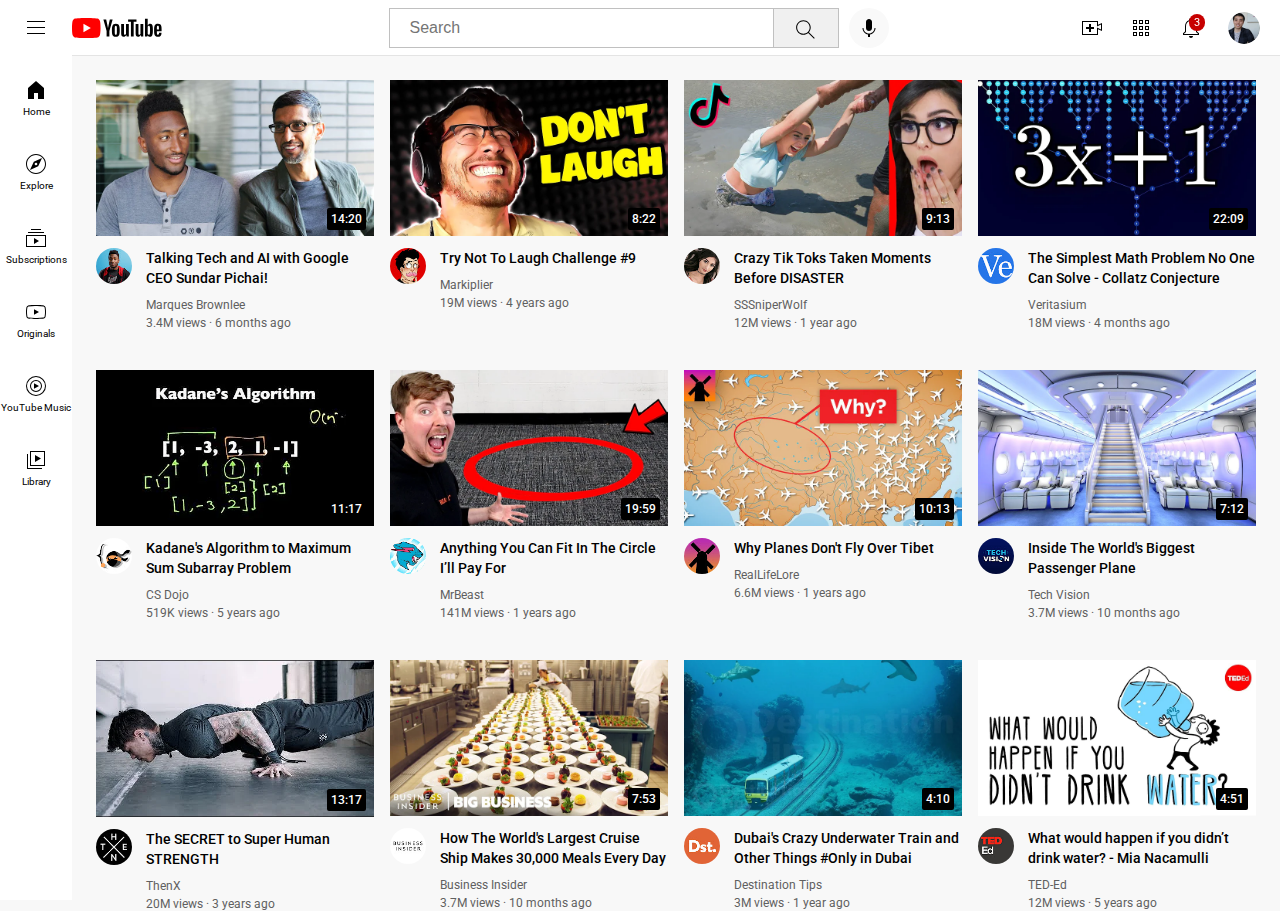
<file: index.html>
<!DOCTYPE html>
<html>

  <head>
    <title>YouTube Clone</title>

    <link rel="preconnect" href="https://fonts.googleapis.com">
    <link rel="preconnect" href="https://fonts.gstatic.com" crossorigin>
    <link href="https://fonts.googleapis.com/css2?family=Roboto:ital,wght@0,100;0,300;0,400;0,500;0,700;0,900;1,100;1,300;1,400;1,500;1,700;1,900&display=swap" rel="stylesheet">
    <link rel="stylesheet" href="styles/general.css">
    <link rel="stylesheet" href="styles/header.css">
    <link rel="stylesheet" href="styles/video.css">
    <link rel="stylesheet" href="styles/sidebar.css">

  </head>


  <body>

    <header class="header">
      <div class="left-section">
        <img class="hamburger-menu" src="icons/hamburger-menu.svg" alt="">
        <img class="youtube-logo" src="icons/youtube-logo.svg" alt="">
      </div>

      <div class="middle-section">
        <input class="search-bar" type="text" placeholder="Search">
        <button class="search-button">
          <img class="search-icon" src="icons/search.svg" alt="">
          <div class="tooltip">Search</div>
        </button> 
        <button class="voice-search-button">
          <img class="voice-search-icon" src="icons/voice-search-icon.svg">
          <div class="tooltip">Search with your voice</div>
        </button>
        
      </div>

      <div class="right-section">
        <div class="upload-icon-container">
          <img class="upload-icon" src="icons/upload.svg" alt="">
          <div class="tooltip">Create</div>
        </div>
        <div class="youtube-apps-container">
          <img class="youtube-apps-icon" src="icons/youtube-apps.svg" alt="">
          <div class="tooltip">YouTube apps</div>
        </div>
        <div class="notifications-icon-container">
          <img class="notifications-icon" src="icons/notifications.svg" alt="">
          <div class="notifications-count">3</div>
          <div class="tooltip">Notifications</div>
        </div>
        <img class="current-user-picture" src="channel-pictures/my-channel.jpeg" alt="">
      </div>
      
    </header>

    <nav class="sidebar">
      <div class="sidebar-link">
        <img src="icons/home.svg" alt="">
        <div>Home</div>
      </div>
      
      <div class="sidebar-link">
        <img src="icons/explore.svg" alt="">
        <div>Explore</div>
      </div>

      <div class="sidebar-link">
        <img src="icons/subscriptions.svg" alt="">
        <div>Subscriptions</div>
      </div>

      <div class="sidebar-link">
        <img src="icons/originals.svg" alt="">
        <div>Originals</div>
      </div>

      <div class="sidebar-link">
        <img src="icons/youtube-music.svg" alt="">
        <div>YouTube Music</div>
      </div>

      <div class="sidebar-link">
        <img src="icons/library.svg" alt="">
        <div>Library</div>
      </div>
    </nav>

    <main>
      <section class="video-grid">
        <div class="video-preview">
          <!--Put position absolute into position relative-->
          <div class = "thumbnail-row">
            <img class ="thumbnail" src="thumbnails/thumbnail-1.webp" alt="">
            <div class="video-time">14:20</div>
          </div>
    
          <div class="video-info-grid">
            <div class="channel-picture">
              <img class="profile-picture" src="channel-pictures/channel-1.jpeg" alt="">
            </div>
    
            <div class="video-info">
              <p class="video-title">
                Talking Tech and AI with Google CEO Sundar Pichai!
              </p>
              <p class="video-author">
                Marques Brownlee
              </p>
              <p class="video-stats">
                3.4M views &#183; 6 months ago
              </p>
            </div>
            
          </div>
        </div>
        
    
    
        <div class="video-preview">
          <div class="thumbnail-row">
            <img class ="thumbnail" src="thumbnails/thumbnail-2.webp" alt="">
            <div class="video-time">8:22</div>
          </div>
    
          <div class="video-info-grid">
            <div class="channel-picture">
              <img class="profile-picture" src="channel-pictures/channel-2.jpeg" alt="">
            </div>
    
            <div class="video-info">
              <p class="video-title">
                Try Not To Laugh Challenge #9
              </p>
              <p class="video-author">
                Markiplier
              </p>
              <p class="video-stats">
                19M views &#183; 4 years ago
              </p>
            </div>
            
          </div>
          
          
        </div>
    
        <div class="video-preview">
          <div class = "thumbnail-row">
            <img class ="thumbnail" src="thumbnails/thumbnail-3.webp" alt="">
            <div class="video-time">9:13</div>
          </div>
    
          <div class="video-info-grid">
            <div class="channel-picture">
              <img class="profile-picture" src="channel-pictures/channel-3.jpeg" alt="">
            </div>
    
            <div class="video-info">
              <p class="video-title">
                Crazy Tik Toks Taken Moments Before DISASTER
              </p>
              <p class="video-author">
                SSSniperWolf
              </p>
              <p class="video-stats">
                12M views &#183; 1 year ago
              </p>
            </div>
            
          </div>
        </div>
        
    
    
        <div class="video-preview">
          <div class="thumbnail-row">
            <img class ="thumbnail" src="thumbnails/thumbnail-4.webp" alt="">
            <div class="video-time">22:09</div>
          </div>
    
          <div class="video-info-grid">
            <div class="channel-picture">
              <img class="profile-picture" src="channel-pictures/channel-4.jpeg" alt="">
            </div>
    
            <div class="video-info">
              <p class="video-title">
                The Simplest Math Problem No One Can Solve - Collatz Conjecture
              </p>
              <p class="video-author">
                Veritasium
              </p>
              <p class="video-stats">
                18M views &#183; 4 months ago
              </p>
            </div>
            
          </div>
          
          
        </div>
    
        <div class="video-preview">
          <div class = "thumbnail-row">
            <img class ="thumbnail" src="thumbnails/thumbnail-5.webp" alt="">
            <div class="video-time">11:17</div>
          </div>
    
          <div class="video-info-grid">
            <div class="channel-picture">
              <img class="profile-picture" src="channel-pictures/channel-5.jpeg" alt="">
            </div>
    
            <div class="video-info">
              <p class="video-title">
                Kadane's Algorithm to Maximum Sum Subarray Problem
              </p>
              <p class="video-author">
                CS Dojo
              </p>
              <p class="video-stats">
                519K views &#183; 5 years ago
              </p>
            </div>
            
          </div>
        </div>
        
    
    
        <div class="video-preview">
          <div class="thumbnail-row">
            <img class ="thumbnail" src="thumbnails/thumbnail-6.webp" alt="">
            <div class="video-time">19:59</div>
          </div>
    
          <div class="video-info-grid">
            <div class="channel-picture">
              <img class="profile-picture" src="channel-pictures/channel-6.jpeg" alt="">
            </div>
    
            <div class="video-info">
              <p class="video-title">
                Anything You Can Fit In The Circle I’ll Pay For
              </p>
              <p class="video-author">
                MrBeast
              </p>
              <p class="video-stats">
                141M views &#183; 1 years ago
              </p>
            </div>
            
          </div>
        </div>


        <div class="video-preview">
          <div class="thumbnail-row">
            <img class ="thumbnail" src="thumbnails/thumbnail-7.webp" alt="">
            <div class="video-time">10:13</div>
          </div>
    
          <div class="video-info-grid">
            <div class="channel-picture">
              <img class="profile-picture" src="channel-pictures/channel-7.jpeg" alt="">
            </div>
    
            <div class="video-info">
              <p class="video-title">
                Why Planes Don't Fly Over Tibet
              </p>
              <p class="video-author">
                RealLifeLore
              </p>
              <p class="video-stats">
                6.6M views &#183; 1 years ago
              </p>
            </div>
            
          </div>
        </div>


        <div class="video-preview">
          <div class="thumbnail-row">
            <img class ="thumbnail" src="thumbnails/thumbnail-8.webp" alt="">
            <div class="video-time">7:12</div>
          </div>
    
          <div class="video-info-grid">
            <div class="channel-picture">
              <img class="profile-picture" src="channel-pictures/channel-8.jpeg" alt="">
            </div>
    
            <div class="video-info">
              <p class="video-title">
                Inside The World's Biggest Passenger Plane
              </p>
              <p class="video-author">
                Tech Vision
              </p>
              <p class="video-stats">
                3.7M views &#183; 10 months ago
              </p>
            </div>
            
          </div>
        </div>


        <div class="video-preview">
          <div class="thumbnail-row">
            <img class ="thumbnail" src="thumbnails/thumbnail-9.webp" alt="">
            <div class="video-time">13:17</div>
          </div>
    
          <div class="video-info-grid">
            <div class="channel-picture">
              <img class="profile-picture" src="channel-pictures/channel-9.jpeg" alt="">
            </div>
    
            <div class="video-info">
              <p class="video-title">
                The SECRET to Super Human STRENGTH
              </p>
              <p class="video-author">
                ThenX
              </p>
              <p class="video-stats">
                20M views &#183; 3 years ago
              </p>
            </div>
            
          </div>
        </div>


        <div class="video-preview">
          <div class="thumbnail-row">
            <img class ="thumbnail" src="thumbnails/thumbnail-10.webp" alt="">
            <div class="video-time">7:53</div>
          </div>
    
          <div class="video-info-grid">
            <div class="channel-picture">
              <img class="profile-picture" src="channel-pictures/channel-10.jpeg" alt="">
            </div>
    
            <div class="video-info">
              <p class="video-title">
                How The World's Largest Cruise Ship Makes 30,000 Meals Every Day
              </p>
              <p class="video-author">
                Business Insider
              </p>
              <p class="video-stats">
                3.7M views &#183; 10 months ago
              </p>
            </div>
            
          </div>
        </div>


        <div class="video-preview">
          <div class="thumbnail-row">
            <img class ="thumbnail" src="thumbnails/thumbnail-11.webp" alt="">
            <div class="video-time">4:10</div>
          </div>
    
          <div class="video-info-grid">
            <div class="channel-picture">
              <img class="profile-picture" src="channel-pictures/channel-11.jpeg" alt="">
            </div>
    
            <div class="video-info">
              <p class="video-title">
                Dubai's Crazy Underwater Train and Other Things #Only in Dubai
              </p>
              <p class="video-author">
                Destination Tips
              </p>
              <p class="video-stats">
                3M views &#183; 1 year ago
              </p>
            </div>
            
          </div>
        </div>


        <div class="video-preview">
          <div class="thumbnail-row">
            <img class ="thumbnail" src="thumbnails/thumbnail-12.webp" alt="">
            <div class="video-time">4:51</div>
          </div>
    
          <div class="video-info-grid">
            <div class="channel-picture">
              <img class="profile-picture" src="channel-pictures/channel-12.jpeg" alt="">
            </div>
    
            <div class="video-info">
              <p class="video-title">
                What would happen if you didn’t drink water? - Mia Nacamulli
              </p>
              <p class="video-author">
                TED-Ed
              </p>
              <p class="video-stats">
                12M views &#183; 5 years ago
              </p>
            </div>
            
          </div>
        </div>

      </section>

    </main>
    
  </body>

</html>
</file>
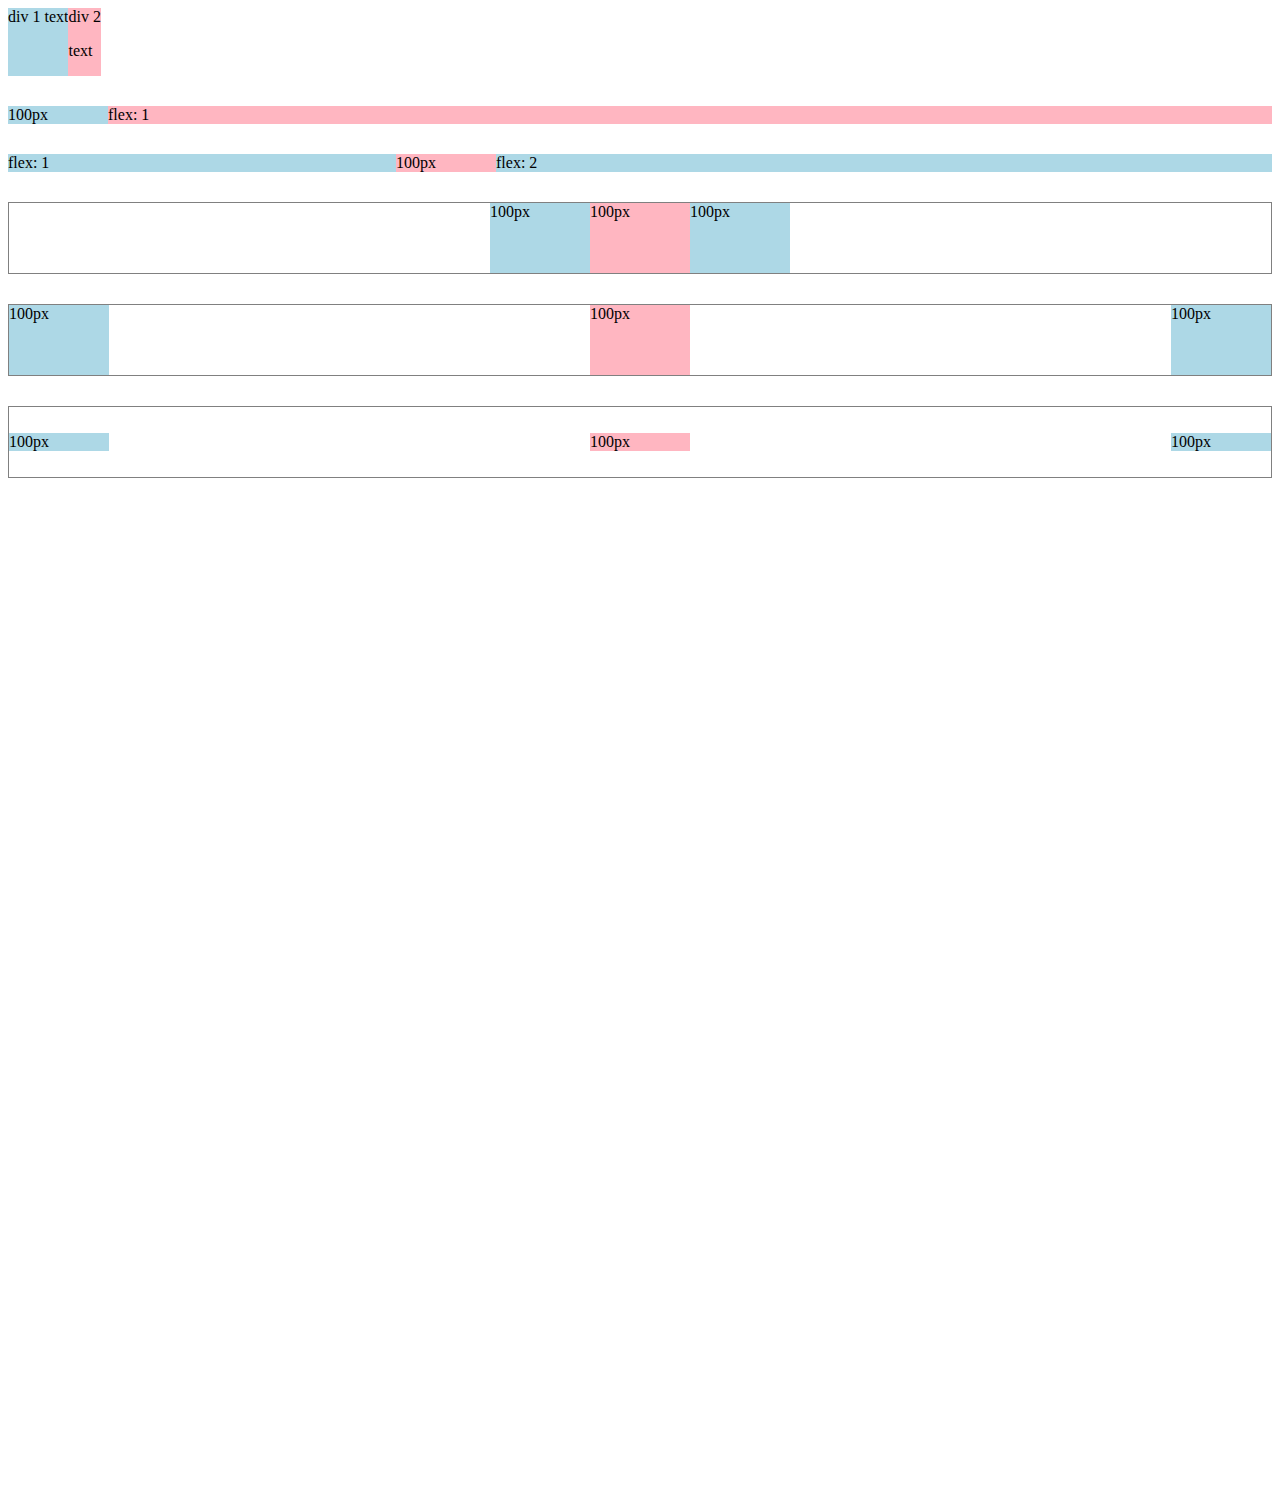
<file: flexbox.html>
<!DOCTYPE html>
<html>
  <head>
    <title>Flexbox Practice</title>
  </head>
  <body style="padding-bottom: 1000px;">
    <div style="
      display: flex;
      flex-direction: row;
    ">
      <div style="background-color: lightblue;">div 1 text</div>
      <div style="background-color: lightpink;">div 2 <p>text</p></div>
    </div>

    <div style="
      margin-top: 30px;
      display: flex;
      flex-direction: row;
    ">
      <div style="
        background-color: lightblue;
        width: 100px;
      ">100px</div>
      <div style="
        background-color: lightpink;
        flex: 1;
      ">flex: 1</div>
    </div>

    <div style="
      margin-top: 30px;
      display: flex;
      flex-direction: row;
    ">
      <div style="
        background-color: lightblue;
        flex: 1;
      ">flex: 1</div>
      <div style="
        background-color: lightpink;
        width: 100px;
      ">100px</div>
      <div style="
        background-color: lightblue;
        flex: 2;
      ">flex: 2</div>
    </div>

    <div style="
      margin-top: 30px;
      height: 70px;
      border-width: 1px;
      border-style: solid;
      border-color: gray;

      display: flex;
      flex-direction: row;
      justify-content: center;
    ">
      <div style="
        background-color: lightblue;
        width: 100px;
      ">100px</div>
      <div style="
        background-color: lightpink;
        width: 100px;
      ">100px</div>
      <div style="
        background-color: lightblue;
        width: 100px;
      ">100px</div>
    </div>

    <div style="
      margin-top: 30px;
      height: 70px;
      border-width: 1px;
      border-style: solid;
      border-color: gray;

      display: flex;
      flex-direction: row;
      justify-content: space-between;
    ">
      <div style="
        background-color: lightblue;
        width: 100px;
      ">100px</div>
      <div style="
        background-color: lightpink;
        width: 100px;
      ">100px</div>
      <div style="
        background-color: lightblue;
        width: 100px;
      ">100px</div>
    </div>

    <div style="
      margin-top: 30px;
      height: 70px;
      border-width: 1px;
      border-style: solid;
      border-color: gray;

      display: flex;
      flex-direction: row;
      justify-content: space-between;
      align-items: center;
    ">
      <div style="
        background-color: lightblue;
        width: 100px;
      ">100px</div>
      <div style="
        background-color: lightpink;
        width: 100px;
      ">100px</div>
      <div style="
        background-color: lightblue;
        width: 100px;
      ">100px</div>
    </div>
  </body>
</html>
</file>
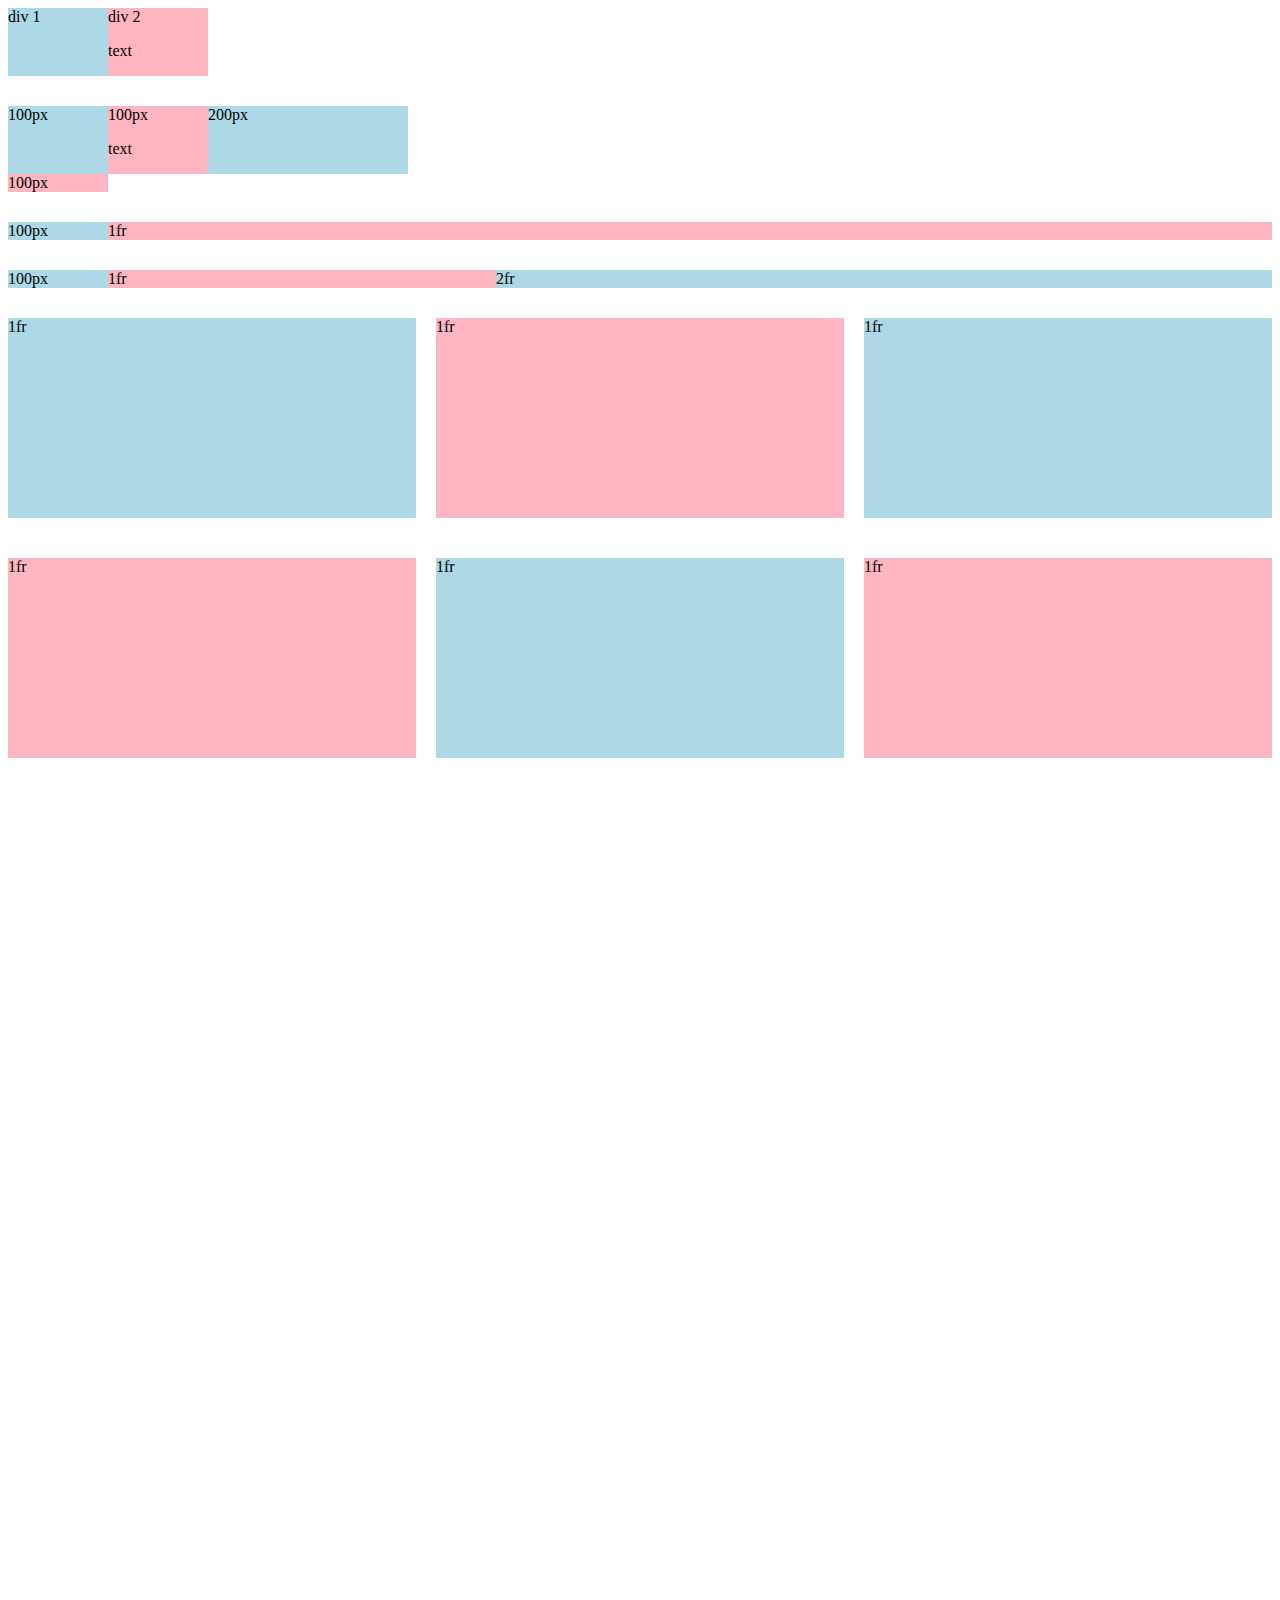
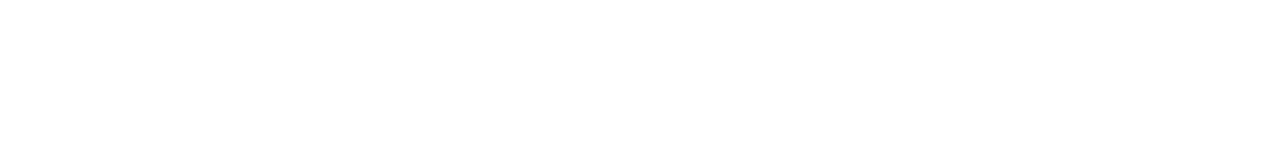
<file: grid.html>
<!DOCTYPE html>
<html>
  <head>
    <title>Grid Practice</title>
  </head>
  <body style="padding-bottom: 1000px;">
    <div style="
      display: grid;
      grid-template-columns: 100px 100px;
    ">
      <div style="background-color: lightblue;">div 1</div>
      <div style="background-color: lightpink;">div 2<p>text</p></div>
    </div>

    <div style="
      margin-top: 30px;
      display: grid;
      grid-template-columns: 100px 100px 200px;
    ">
      <div style="background-color: lightblue;">100px</div>
      <div style="background-color: lightpink;">100px<p>text</p></div>
      <div style="background-color: lightblue;">200px</div>
      <div style="background-color: lightpink;">100px</div>
    </div>

    <div style="
      margin-top: 30px;
      display: grid;
      grid-template-columns: 100px 1fr;
    ">
      <div style="background-color: lightblue;">100px</div>
      <div style="background-color: lightpink;">1fr</div>
    </div>

    <div style="
      margin-top: 30px;
      display: grid;
      grid-template-columns: 100px 1fr 2fr;
    ">
      <div style="background-color: lightblue;">100px</div>
      <div style="background-color: lightpink;">1fr</div>
      <div style="background-color: lightblue;">2fr</div>
    </div>

    <div style="
      margin-top: 30px;
      display: grid;
      grid-template-columns: 1fr 1fr 1fr;
      column-gap: 20px;
      row-gap: 40px;
    ">
      <div style="background-color: lightblue; height: 200px;">1fr</div>
      <div style="background-color: lightpink; height: 200px;">1fr</div>
      <div style="background-color: lightblue; height: 200px;">1fr</div>
      <div style="background-color: lightpink; height: 200px;">1fr</div>
      <div style="background-color: lightblue; height: 200px;">1fr</div>
      <div style="background-color: lightpink; height: 200px;">1fr</div>
    </div>
  </body>
</html>
</file>
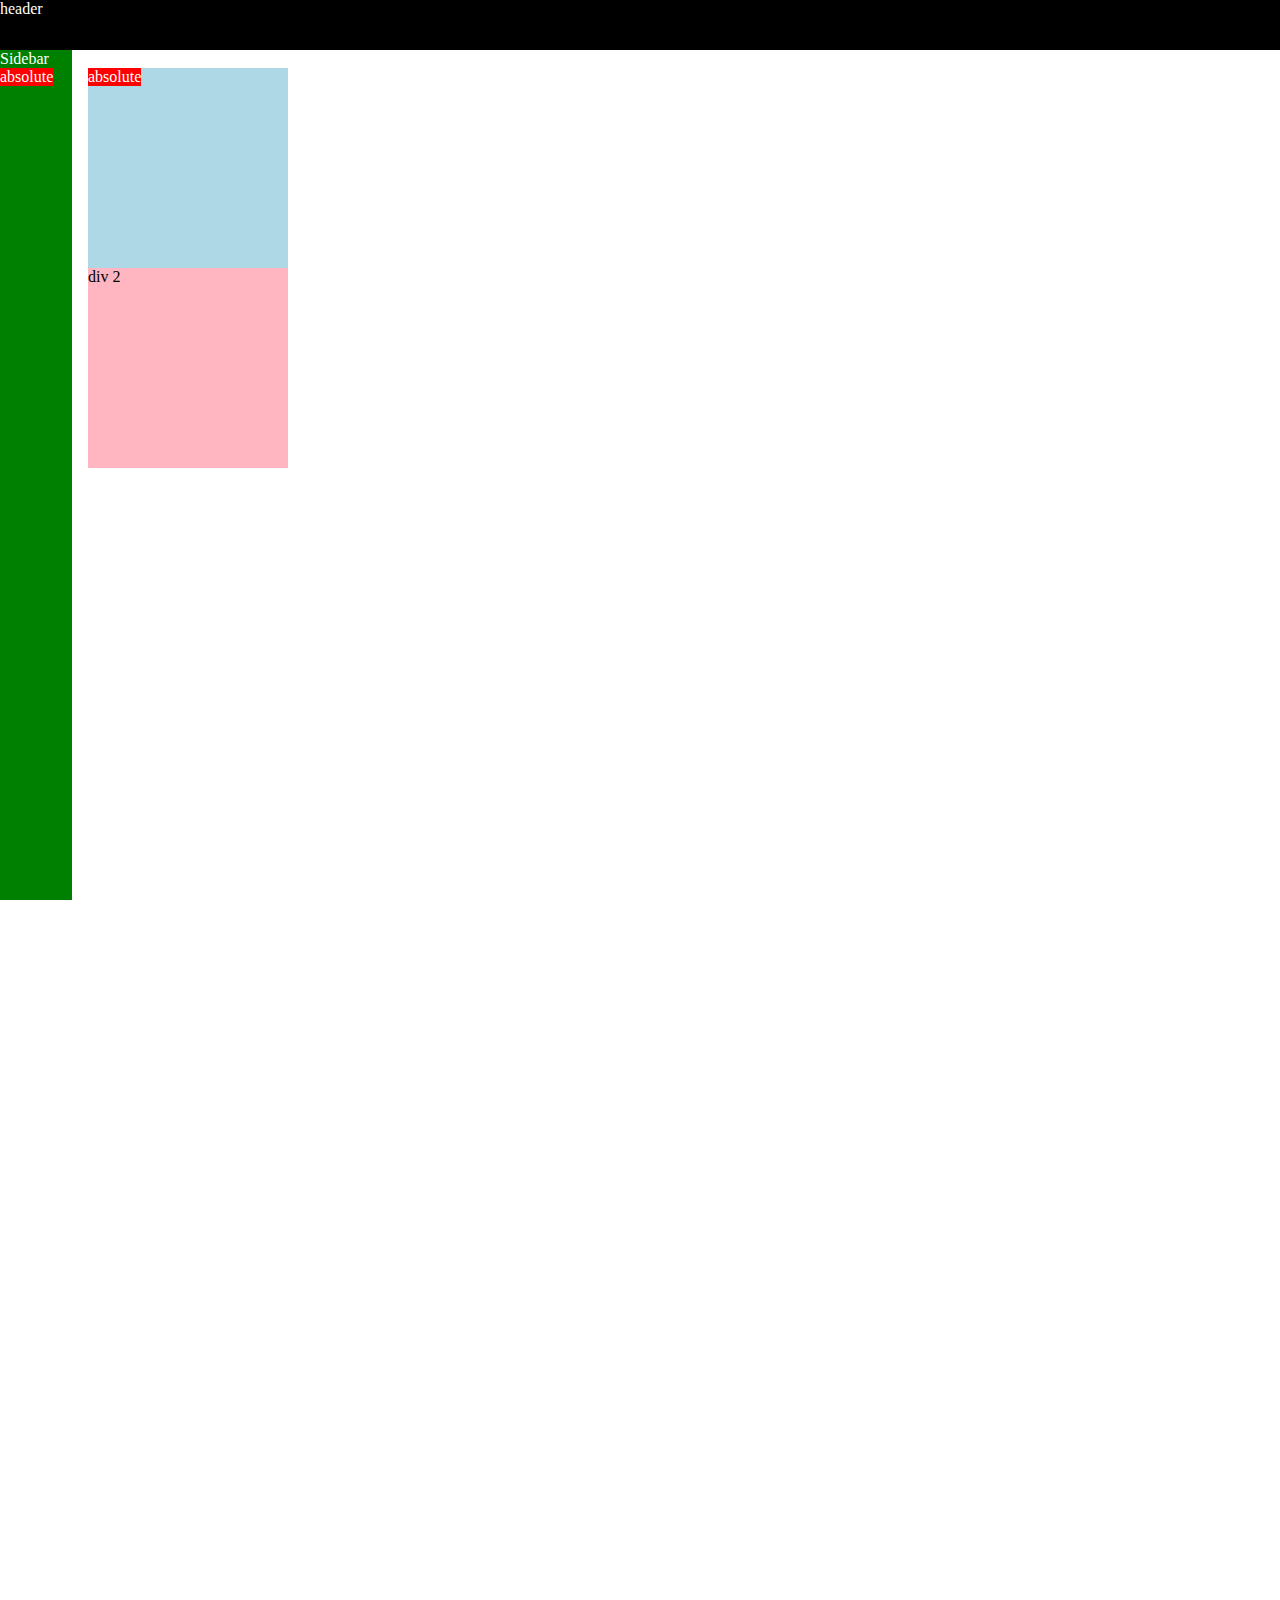
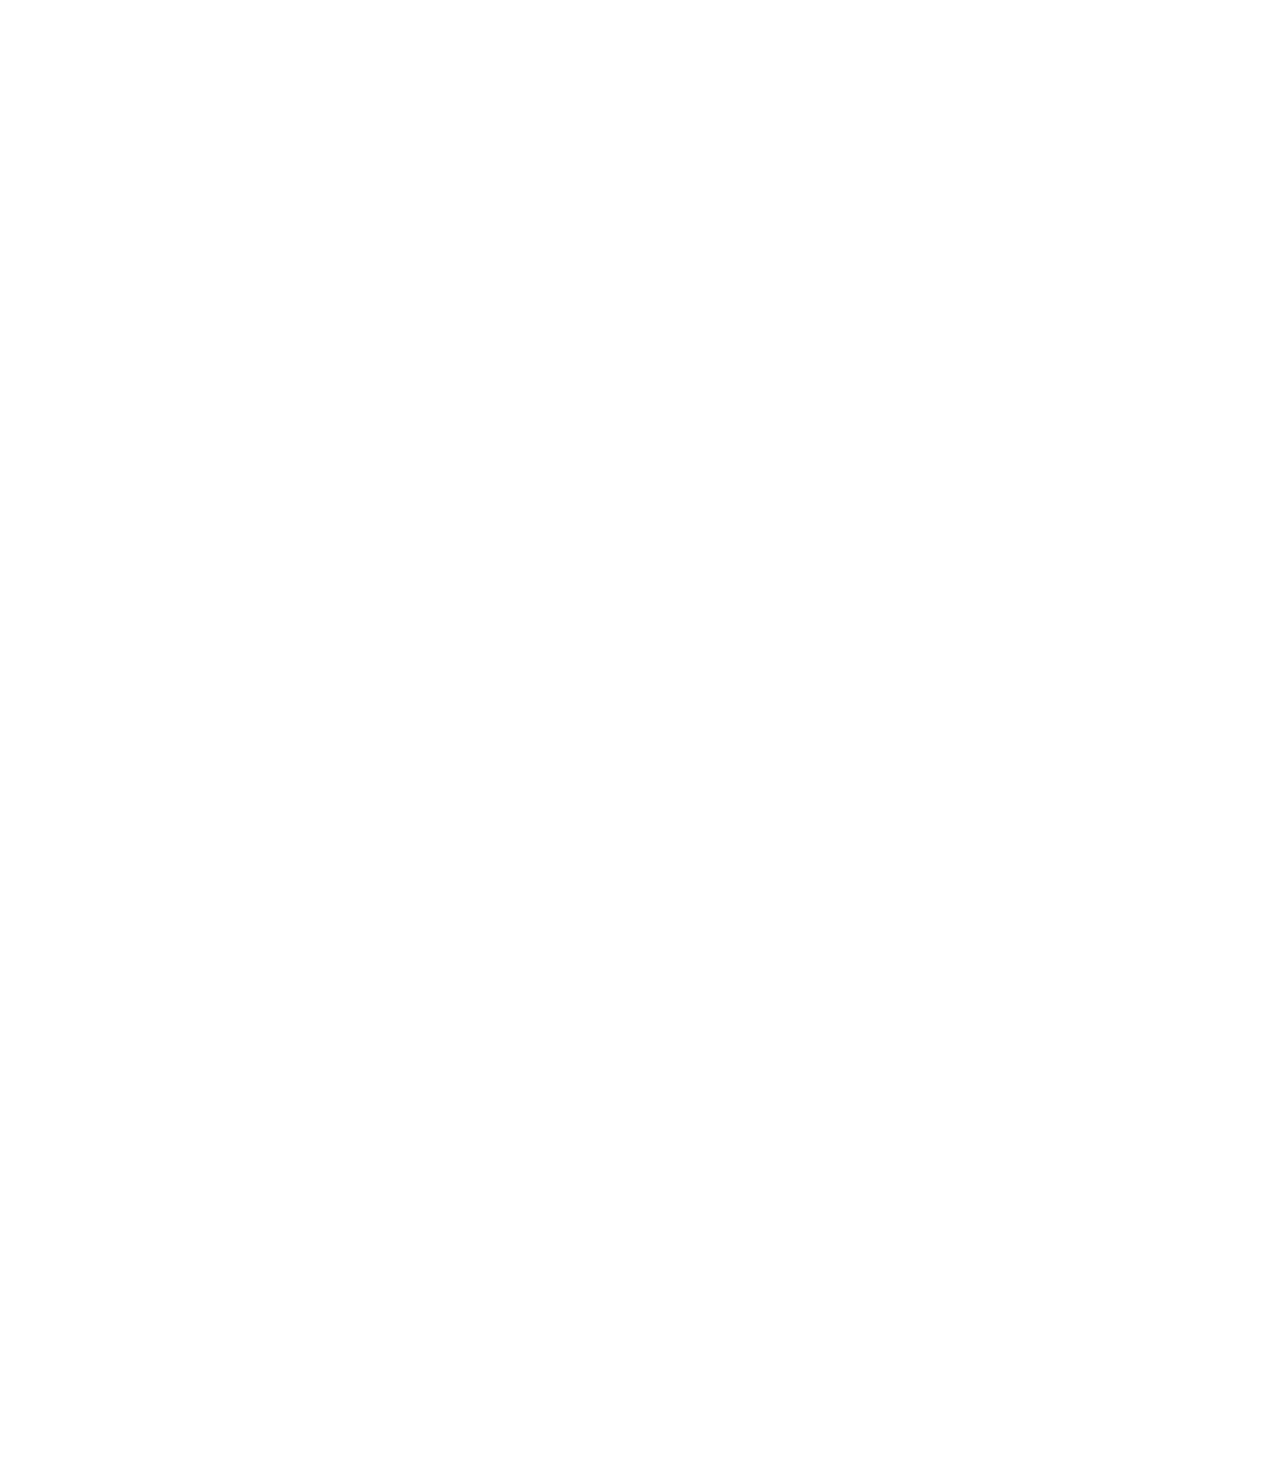
<file: position.html>
<!DOCTYPE html>
<html>

  <head>
    <title>Position Practice </title>
  </head>
  
  <body style="
  height: 3000px;
  padding-top: 60px;
  padding-left: 80px;
  ">
    <div style="
      background-color: black;
      color: white;
      position: fixed;
      top: 0px;
      left: 0;
      right: 0;
      height: 50px;
      z-index: 1;
      ">header
    </div>

    <div style="
      background-color: green;
      color: white;
      position: fixed;
      left: 0;
      bottom: 0;
      top: 50px;
      width: 72px;
      ">
        Sidebar
        <div style="
          position: absolute;
          background-color: red;
          color: white;
          left: 1 0;
          ">
      absolute
        </div>
    </div>

    <div style="
    position: absolute;
    background-color: red;
    color: white;
    left: 1 0;
    ">
      absolute
    </div>

    <div style="
      background-color: lightblue;
      height: 200px;
      width: 200px;
      position: static;
      ">div 1</div>

    <div style="
    background-color: lightpink;
      height: 200px;
      width: 200px;
      ">div 2
    </div>
  </body>

</html>
</file>
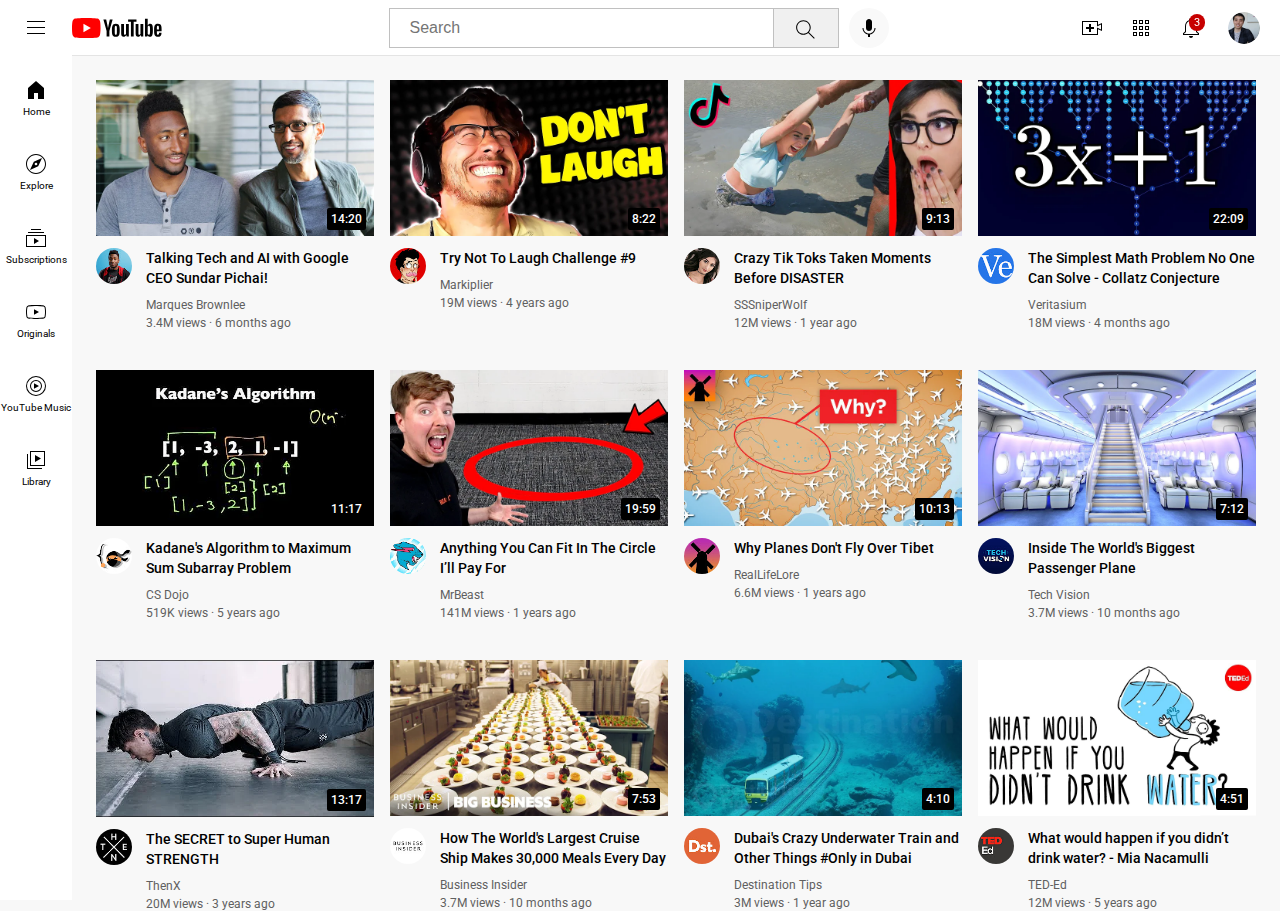
<file: youtube.html>
<!DOCTYPE html>
<html>

  <head>
    <title>YouTube Clone</title>

    <link rel="preconnect" href="https://fonts.googleapis.com">
    <link rel="preconnect" href="https://fonts.gstatic.com" crossorigin>
    <link href="https://fonts.googleapis.com/css2?family=Roboto:ital,wght@0,100;0,300;0,400;0,500;0,700;0,900;1,100;1,300;1,400;1,500;1,700;1,900&display=swap" rel="stylesheet">
    <link rel="stylesheet" href="styles/general.css">
    <link rel="stylesheet" href="styles/header.css">
    <link rel="stylesheet" href="styles/video.css">
    <link rel="stylesheet" href="styles/sidebar.css">

  </head>


  <body>

    <header class="header">
      <div class="left-section">
        <img class="hamburger-menu" src="icons/hamburger-menu.svg" alt="">
        <img class="youtube-logo" src="icons/youtube-logo.svg" alt="">
      </div>

      <div class="middle-section">
        <input class="search-bar" type="text" placeholder="Search">
        <button class="search-button">
          <img class="search-icon" src="icons/search.svg" alt="">
          <div class="tooltip">Search</div>
        </button> 
        <button class="voice-search-button">
          <img class="voice-search-icon" src="icons/voice-search-icon.svg">
          <div class="tooltip">Search with your voice</div>
        </button>
        
      </div>

      <div class="right-section">
        <div class="upload-icon-container">
          <img class="upload-icon" src="icons/upload.svg" alt="">
          <div class="tooltip">Create</div>
        </div>
        <div class="youtube-apps-container">
          <img class="youtube-apps-icon" src="icons/youtube-apps.svg" alt="">
          <div class="tooltip">YouTube apps</div>
        </div>
        <div class="notifications-icon-container">
          <img class="notifications-icon" src="icons/notifications.svg" alt="">
          <div class="notifications-count">3</div>
          <div class="tooltip">Notifications</div>
        </div>
        <img class="current-user-picture" src="channel-pictures/my-channel.jpeg" alt="">
      </div>
      
    </header>

    <nav class="sidebar">
      <div class="sidebar-link">
        <img src="icons/home.svg" alt="">
        <div>Home</div>
      </div>
      
      <div class="sidebar-link">
        <img src="icons/explore.svg" alt="">
        <div>Explore</div>
      </div>

      <div class="sidebar-link">
        <img src="icons/subscriptions.svg" alt="">
        <div>Subscriptions</div>
      </div>

      <div class="sidebar-link">
        <img src="icons/originals.svg" alt="">
        <div>Originals</div>
      </div>

      <div class="sidebar-link">
        <img src="icons/youtube-music.svg" alt="">
        <div>YouTube Music</div>
      </div>

      <div class="sidebar-link">
        <img src="icons/library.svg" alt="">
        <div>Library</div>
      </div>
    </nav>

    <main>
      <section class="video-grid">
        <div class="video-preview">
          <!--Put position absolute into position relative-->
          <div class = "thumbnail-row">
            <img class ="thumbnail" src="thumbnails/thumbnail-1.webp" alt="">
            <div class="video-time">14:20</div>
          </div>
    
          <div class="video-info-grid">
            <div class="channel-picture">
              <img class="profile-picture" src="channel-pictures/channel-1.jpeg" alt="">
            </div>
    
            <div class="video-info">
              <p class="video-title">
                Talking Tech and AI with Google CEO Sundar Pichai!
              </p>
              <p class="video-author">
                Marques Brownlee
              </p>
              <p class="video-stats">
                3.4M views &#183; 6 months ago
              </p>
            </div>
            
          </div>
        </div>
        
    
    
        <div class="video-preview">
          <div class="thumbnail-row">
            <img class ="thumbnail" src="thumbnails/thumbnail-2.webp" alt="">
            <div class="video-time">8:22</div>
          </div>
    
          <div class="video-info-grid">
            <div class="channel-picture">
              <img class="profile-picture" src="channel-pictures/channel-2.jpeg" alt="">
            </div>
    
            <div class="video-info">
              <p class="video-title">
                Try Not To Laugh Challenge #9
              </p>
              <p class="video-author">
                Markiplier
              </p>
              <p class="video-stats">
                19M views &#183; 4 years ago
              </p>
            </div>
            
          </div>
          
          
        </div>
    
        <div class="video-preview">
          <div class = "thumbnail-row">
            <img class ="thumbnail" src="thumbnails/thumbnail-3.webp" alt="">
            <div class="video-time">9:13</div>
          </div>
    
          <div class="video-info-grid">
            <div class="channel-picture">
              <img class="profile-picture" src="channel-pictures/channel-3.jpeg" alt="">
            </div>
    
            <div class="video-info">
              <p class="video-title">
                Crazy Tik Toks Taken Moments Before DISASTER
              </p>
              <p class="video-author">
                SSSniperWolf
              </p>
              <p class="video-stats">
                12M views &#183; 1 year ago
              </p>
            </div>
            
          </div>
        </div>
        
    
    
        <div class="video-preview">
          <div class="thumbnail-row">
            <img class ="thumbnail" src="thumbnails/thumbnail-4.webp" alt="">
            <div class="video-time">22:09</div>
          </div>
    
          <div class="video-info-grid">
            <div class="channel-picture">
              <img class="profile-picture" src="channel-pictures/channel-4.jpeg" alt="">
            </div>
    
            <div class="video-info">
              <p class="video-title">
                The Simplest Math Problem No One Can Solve - Collatz Conjecture
              </p>
              <p class="video-author">
                Veritasium
              </p>
              <p class="video-stats">
                18M views &#183; 4 months ago
              </p>
            </div>
            
          </div>
          
          
        </div>
    
        <div class="video-preview">
          <div class = "thumbnail-row">
            <img class ="thumbnail" src="thumbnails/thumbnail-5.webp" alt="">
            <div class="video-time">11:17</div>
          </div>
    
          <div class="video-info-grid">
            <div class="channel-picture">
              <img class="profile-picture" src="channel-pictures/channel-5.jpeg" alt="">
            </div>
    
            <div class="video-info">
              <p class="video-title">
                Kadane's Algorithm to Maximum Sum Subarray Problem
              </p>
              <p class="video-author">
                CS Dojo
              </p>
              <p class="video-stats">
                519K views &#183; 5 years ago
              </p>
            </div>
            
          </div>
        </div>
        
    
    
        <div class="video-preview">
          <div class="thumbnail-row">
            <img class ="thumbnail" src="thumbnails/thumbnail-6.webp" alt="">
            <div class="video-time">19:59</div>
          </div>
    
          <div class="video-info-grid">
            <div class="channel-picture">
              <img class="profile-picture" src="channel-pictures/channel-6.jpeg" alt="">
            </div>
    
            <div class="video-info">
              <p class="video-title">
                Anything You Can Fit In The Circle I’ll Pay For
              </p>
              <p class="video-author">
                MrBeast
              </p>
              <p class="video-stats">
                141M views &#183; 1 years ago
              </p>
            </div>
            
          </div>
        </div>


        <div class="video-preview">
          <div class="thumbnail-row">
            <img class ="thumbnail" src="thumbnails/thumbnail-7.webp" alt="">
            <div class="video-time">10:13</div>
          </div>
    
          <div class="video-info-grid">
            <div class="channel-picture">
              <img class="profile-picture" src="channel-pictures/channel-7.jpeg" alt="">
            </div>
    
            <div class="video-info">
              <p class="video-title">
                Why Planes Don't Fly Over Tibet
              </p>
              <p class="video-author">
                RealLifeLore
              </p>
              <p class="video-stats">
                6.6M views &#183; 1 years ago
              </p>
            </div>
            
          </div>
        </div>


        <div class="video-preview">
          <div class="thumbnail-row">
            <img class ="thumbnail" src="thumbnails/thumbnail-8.webp" alt="">
            <div class="video-time">7:12</div>
          </div>
    
          <div class="video-info-grid">
            <div class="channel-picture">
              <img class="profile-picture" src="channel-pictures/channel-8.jpeg" alt="">
            </div>
    
            <div class="video-info">
              <p class="video-title">
                Inside The World's Biggest Passenger Plane
              </p>
              <p class="video-author">
                Tech Vision
              </p>
              <p class="video-stats">
                3.7M views &#183; 10 months ago
              </p>
            </div>
            
          </div>
        </div>


        <div class="video-preview">
          <div class="thumbnail-row">
            <img class ="thumbnail" src="thumbnails/thumbnail-9.webp" alt="">
            <div class="video-time">13:17</div>
          </div>
    
          <div class="video-info-grid">
            <div class="channel-picture">
              <img class="profile-picture" src="channel-pictures/channel-9.jpeg" alt="">
            </div>
    
            <div class="video-info">
              <p class="video-title">
                The SECRET to Super Human STRENGTH
              </p>
              <p class="video-author">
                ThenX
              </p>
              <p class="video-stats">
                20M views &#183; 3 years ago
              </p>
            </div>
            
          </div>
        </div>


        <div class="video-preview">
          <div class="thumbnail-row">
            <img class ="thumbnail" src="thumbnails/thumbnail-10.webp" alt="">
            <div class="video-time">7:53</div>
          </div>
    
          <div class="video-info-grid">
            <div class="channel-picture">
              <img class="profile-picture" src="channel-pictures/channel-10.jpeg" alt="">
            </div>
    
            <div class="video-info">
              <p class="video-title">
                How The World's Largest Cruise Ship Makes 30,000 Meals Every Day
              </p>
              <p class="video-author">
                Business Insider
              </p>
              <p class="video-stats">
                3.7M views &#183; 10 months ago
              </p>
            </div>
            
          </div>
        </div>


        <div class="video-preview">
          <div class="thumbnail-row">
            <img class ="thumbnail" src="thumbnails/thumbnail-11.webp" alt="">
            <div class="video-time">4:10</div>
          </div>
    
          <div class="video-info-grid">
            <div class="channel-picture">
              <img class="profile-picture" src="channel-pictures/channel-11.jpeg" alt="">
            </div>
    
            <div class="video-info">
              <p class="video-title">
                Dubai's Crazy Underwater Train and Other Things #Only in Dubai
              </p>
              <p class="video-author">
                Destination Tips
              </p>
              <p class="video-stats">
                3M views &#183; 1 year ago
              </p>
            </div>
            
          </div>
        </div>


        <div class="video-preview">
          <div class="thumbnail-row">
            <img class ="thumbnail" src="thumbnails/thumbnail-12.webp" alt="">
            <div class="video-time">4:51</div>
          </div>
    
          <div class="video-info-grid">
            <div class="channel-picture">
              <img class="profile-picture" src="channel-pictures/channel-12.jpeg" alt="">
            </div>
    
            <div class="video-info">
              <p class="video-title">
                What would happen if you didn’t drink water? - Mia Nacamulli
              </p>
              <p class="video-author">
                TED-Ed
              </p>
              <p class="video-stats">
                12M views &#183; 5 years ago
              </p>
            </div>
            
          </div>
        </div>

      </section>

    </main>
    
  </body>

</html>
</file>
<file: styles/general.css>
p{
  font-family: Roboto, Arial;
  margin-top: 0;
  margin-bottom: 0;
}
/* This style would be inherited*/
body{
  font-family: Roboto, arial;
  margin: 0;
  padding-top: 80px;
  padding-left: 96px;
  padding-right: 24px;
  background-color: rgb(248, 248, 248);
}
</file>
<file: styles/header.css>
.header{
  height: 55px;
  display: flex;
  flex-direction: row;
  justify-content: space-between;

  position: fixed;
  top: 0;
  left: 0;
  right: 0;

  background-color: white;
  border-bottom-width: 1px;
  border-bottom-style: solid;
  border-bottom-color: rgb(228, 228, 228);

  z-index: 100;
}

.left-section{
  display: flex;
  align-items: center;
}
.hamburger-menu{
  height: 24px;
  margin-left: 24px;
  margin-right: 24px;
}
.youtube-logo{
  height: 20px;
}

.middle-section{
  flex: 1; 
  margin-left: 70px;
  margin-right: 35px;
  max-width: 500px;
  display: flex;
  align-items: center;
}

.search-bar{
  flex: 1;
  height: 36px;
  font-size: 16px;
  border: 1px solid rgb(192, 192, 192);
  box-shadow: inset 1px 2px 3px rgba(0,0,0,0.0 5);
  width: 0;
  padding-left: 20px;
}
.search-bar::placeholder{
  font-size: 16px;
  
}
.search-button{
height: 40px;
width: 66px;
background-color: rgb(240, 240, 240);
border-width: 1px;
border-style: solid;
border-color: rgb(192, 192, 192);
margin-left: -1px;
margin-right: 10px;
}

.search-button, 
.voice-search-button,
.upload-icon-container,
.youtube-apps-container,
.notifications-icon-container{
  display: flex;
  justify-content: center;
  align-items: center;
  position: relative;
}

.search-button .tooltip, 
.voice-search-button .tooltip,
.upload-icon-container .tooltip,
.youtube-apps-container .tooltip,
.notifications-icon-container .tooltip{
  position: absolute;
  background-color: gray;
  color: white;
  padding-top: 4px;
  padding-bottom: 4px;
  padding-left: 8px;
  padding-right: 8px;
  border-radius: 2px;
  font-size: 12px;
  bottom: -30px;
  opacity: 0;
  transition: opacity 0.15;
  pointer-events: none;
  white-space: nowrap;
  
}

.search-button:hover .tooltip, 
.voice-search-button:hover .tooltip,
.upload-icon-container:hover .tooltip,
.youtube-apps-container:hover .tooltip,
.notifications-icon-container:hover .tooltip{
  opacity: 1;
}

.search-icon{
  height: 25px;
  margin-top: 4px;
}

.voice-search-button{
height: 40px;
width: 40px;
border-radius: 20px;
border: none;
background-color: rgb(249, 249, 249);;
}

.voice-search-icon{
  height: 24px;
}

.right-section{
  width: 180px;
  margin-right: 20px;
  display: flex;
  flex-direction: row;
  align-items: center;
  justify-content: space-between;
  margin-right: 20px;
  flex-shrink: 0;
}

.upload-icon{
height: 24px;
}

.youtube-apps-icon{
height: 24px;
}

.notifications-icon{
height: 24px;
}

.notifications-icon-container{
  position: relative;
}

.notifications-count{
  position: absolute;
  background-color: rgb(199, 0, 0);
  top: -2px;
  right: -2px;
  color: white;
  font-size: 11px;
  padding-left: 5px;
  padding-right: 5px;
  padding-top: 2px;
  padding-bottom: 2px;
  border-radius: 10px;
}

.current-user-picture{
  height: 32px;
  border-radius: 16px;

}
</file>
<file: styles/video.css>
.thumbnail{
  width: 100%;
}

.video-title{
  font-size: 14px;
  font-weight: 500;
  line-height: 20px;
  margin-bottom: 10px;
}

.video-author, .video-stats {
font-size: 12px;
color: rgb(96,96,96);
}

.video-author{
  margin-bottom: 4px;
}

.video-grid{
  display: grid;
  grid-template-columns: 1fr 1fr 1fr;
  column-gap: 16px;
  row-gap: 40px;
}

@media (max-width: 750px) {
  .video-grid{
    grid-template-columns: 1fr 1fr;
  }
}

@media (max-width:751px) and (min-width: 1000px) {
  .video-grid{
    grid-template-columns: 1fr 1fr 1fr;
  }
}

@media (min-width: 1000px) {
  .video-grid{
    grid-template-columns: 1fr 1fr 1fr 1fr;
  }
}

.video-info-grid{
  display: grid;
  grid-template-columns: 50px 1fr;
}

.profile-picture{
  width: 36px;
  border-radius: 25px;

}

.thumbnail-row{
  margin-bottom: 8px;
  position: relative;
}

.video-time{
  font-size: 12px;
  font-weight: 500;
  padding: 4px;
  border-radius: 2px;
  background-color: black;
  color: white;
  position: absolute;
  bottom: 10px;
  right: 8px;
}
</file>
<file: styles/sidebar.css>
.sidebar{
  position: fixed;
  left: 0;
  bottom: 0;
  top: 55px;
  width: 72px;
  background-color: white;
  z-index: 200;
  padding-top: 5px;
}

.sidebar-link{
  height: 74px;
  display: flex;
  flex-direction: column;
  justify-content: center;
  align-items: center;
  cursor: pointer;
}

.sidebar-link:hover{
  background-color: rgb(235, 235, 235);
}

.sidebar-link img{
  height: 24px;
  margin-bottom: 4px;
}

.sidebar-link div{
  font-size: 10px;
}
</file>
